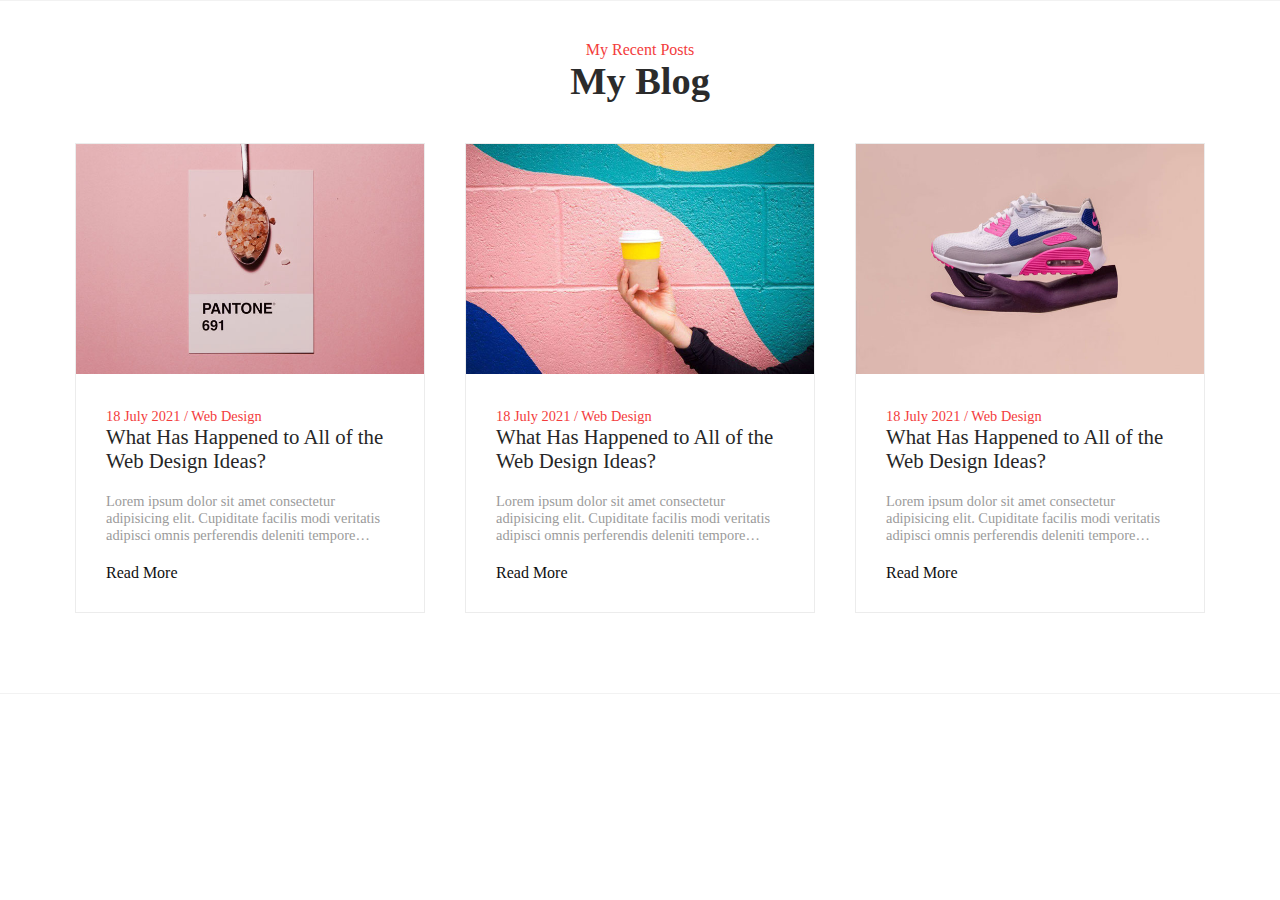
<file: Projetos HTML & CSS/Blog/index.html>
<!DOCTYPE html>
<html lang="en">
  <head>
    <meta charset="UTF-8" />
    <meta name="viewport" content="width=device-width, initial-scale=1.0" />

    <title>Blog Section</title>

    <link rel="stylesheet" href="css/style.css" />

    <link rel="shortcut icon" href="images/fav-icon.svg" type="image/x-icon" />
  </head>
  <!--blog-section============================================================================-->
  <section id="blog">
    <!--blog-heading--------------->
    <div class="blog-heading">
      <span>My Recent Posts</span>
      <h3>My Blog</h3>
    </div>


    <!--container---------------->
    <div class="blog-container">

      <!--box-1------------->
      <div class="blog-box">

        <!--img---->
        <div class="blog-img">
          <img alt="blog" src="images/blog-1.jpeg">
        </div>
        <!--text--->
        <div class="blog-text">
          <span>18 July 2021 / Web Design</span>
          <a href="#" class="blog-title">What Has Happened to All of the Web Design Ideas?</a>
          <p>Lorem ipsum dolor sit amet consectetur adipisicing elit. Cupiditate facilis modi veritatis adipisci omnis perferendis deleniti tempore quasi? Explicabo recusandae soluta vel cum perspiciatis consequuntur dolorum distinctio minima voluptate quae?</p>
          <a href="#">Read More</a>
        </div>

      </div>




      <!--box-2------------->
      <div class="blog-box">

        <!--img---->
        <div class="blog-img">
          <img alt="blog" src="images/blog-2.jpeg">
        </div>
        <!--text--->
        <div class="blog-text">
          <span>18 July 2021 / Web Design</span>
          <a href="#" class="blog-title">What Has Happened to All of the Web Design Ideas?</a>
          <p>Lorem ipsum dolor sit amet consectetur adipisicing elit. Cupiditate facilis modi veritatis adipisci omnis perferendis deleniti tempore quasi? Explicabo recusandae soluta vel cum perspiciatis consequuntur dolorum distinctio minima voluptate quae?</p>
          <a href="#">Read More</a>
        </div>

      </div>




      <!--box-3------------->
      <div class="blog-box">

        <!--img---->
        <div class="blog-img">
          <img alt="blog" src="images/blog-3.jpeg">
        </div>
        <!--text--->
        <div class="blog-text">
          <span>18 July 2021 / Web Design</span>
          <a href="#" class="blog-title">What Has Happened to All of the Web Design Ideas?</a>
          <p>Lorem ipsum dolor sit amet consectetur adipisicing elit. Cupiditate facilis modi veritatis adipisci omnis perferendis deleniti tempore quasi? Explicabo recusandae soluta vel cum perspiciatis consequuntur dolorum distinctio minima voluptate quae?</p>
          <a href="#">Read More</a>
        </div>

      </div>

    </div>

  </section>
  
  </body>
</html>
</file>
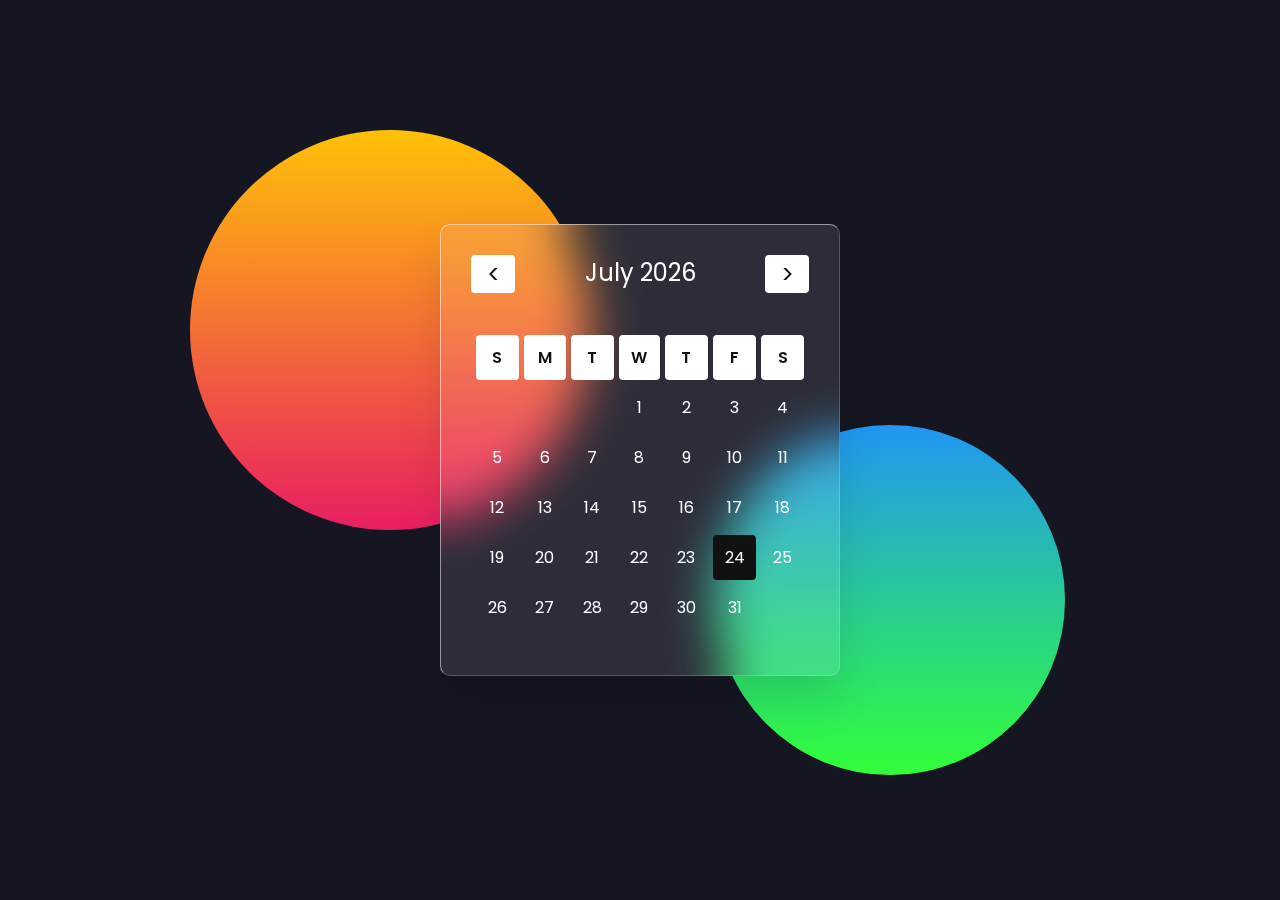
<file: Projetos HTML & CSS/Calendário1/index.html>
<!DOCTYPE html>
<html lang="pt-br">
<head>
  <meta charset="UTF-8">
  <meta name="viewport" content="width=device-width, initial-scale=1.0">
  <title>Calendário</title>
  <link rel="stylesheet" href="style.css">
  <link rel="stylesheet" href="dycalendar.css">
</head>
<body>
  <section>
    <div class="box">
      <div class="container">
        <div id="dycalendar"></div>
      </div>
    </div>
  </section>
  <script src="dycalendar.js"></script>
    <script>
      dycalendar.draw({
          target: '#dycalendar',
          type: 'month',
          dayformat: 'full',
          monthformat: 'full',
          highlighttargetdate: true,
          prevnextbutton: 'show',
      })
    </script>
</body>
</html>
</file>
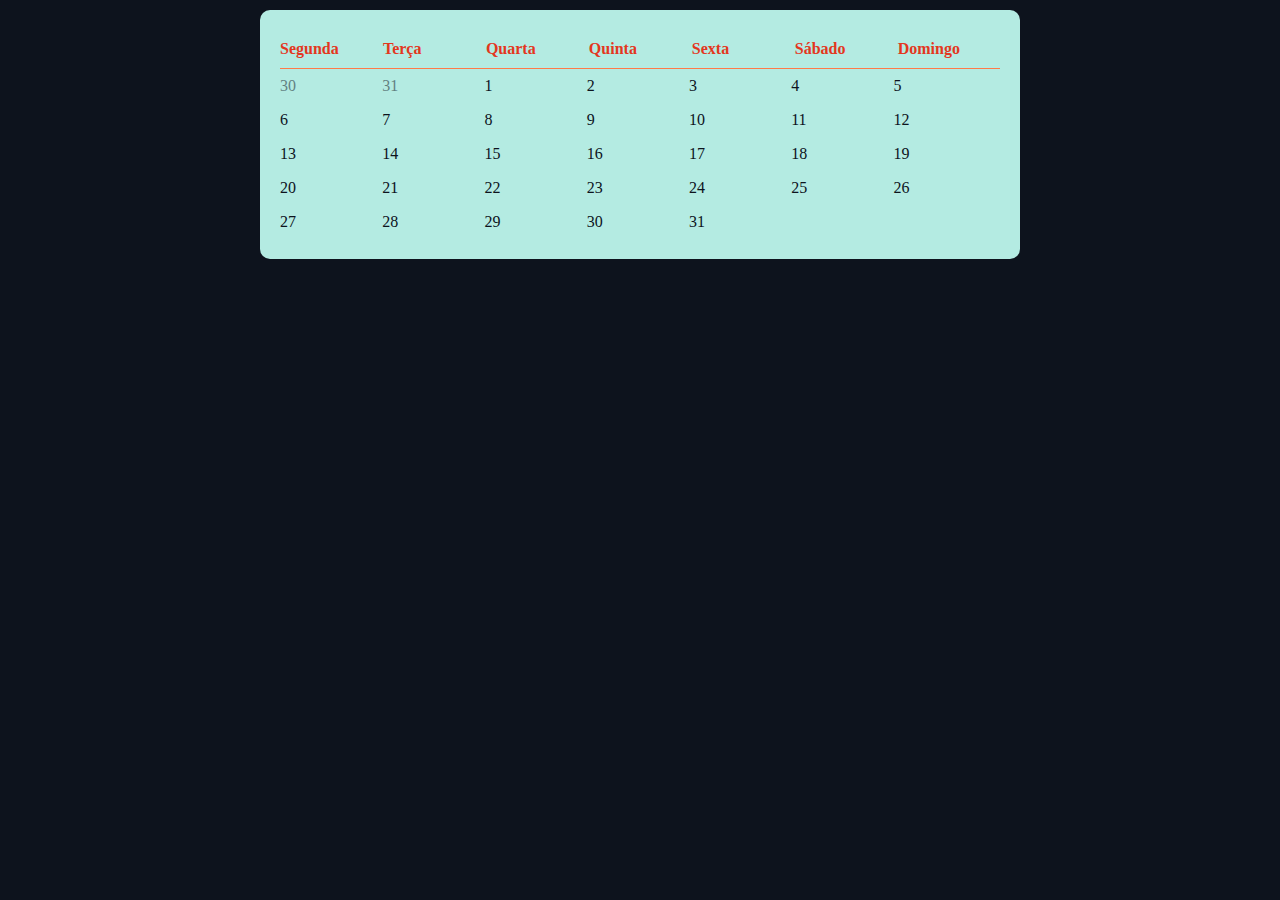
<file: Projetos HTML & CSS/Calendário2/index.html>
<!DOCTYPE html>
<html lang="pt-br">
<head>
  <meta charset="UTF-8">
  <meta name="viewport" content="width=device-width, initial-scale=1.0">
  <title>Calendário</title>
  <style>
    *{
      margin: 0;
      padding: 0;
      box-sizing: border-box;
    }

    body {
      background-color: #0d131d;
      display: flex;
      justify-content: center;
      align-items: center;
    }

    .wrapper {
      max-width: 760px;
      margin: 10px auto;
      background-color: #b4ebe2;
      padding: 20px;
      display: flex;
      border-radius: 10px;
      flex-wrap: wrap;
    }

    .days-week {
      display: flex;
      width: 100%;
      justify-content: space-between;
      padding: 10px 0px;
      border-bottom: 1px solid #FF7A48;
    }

    .number-days {
      display: flex;
      width: 100%;
      flex-wrap: wrap;
    }

    .days-week span {
      color: #E3371E;
      font-weight: bold;
      display: inline-block;
      width: 14.2%;
    }

    .number-days span {
      display: inline-block;
      width: 14.2%;
      margin: 8px 0px;
      color: #0d131d;
    }

    .mes-anterior {
      opacity: 0.5;
    }

    /* .day-selected {
      text-decoration: underline;
    } */
  </style>
</head>
<body>
  <div class="wrapper">
    <div class="days-week">
      <span>Segunda</span>
      <span>Terça</span>
      <span>Quarta</span>
      <span>Quinta</span>
      <span>Sexta</span>
      <span>Sábado</span>
      <span>Domingo</span>
    </div>

    <div class="number-days">
        <span class="mes-anterior">30</span>
        <span class="mes-anterior">31</span>
    </div>
      <script>
        let el = document.querySelector('.number-days');
        for(let i = 1; i <= 31; i++) {
          if (i == 10) {
            el.innerHTML += '<span class="day-selected">'+i+'</span>'
          } else {
            el.innerHTML += '<span>'+i+'</span>'
          }
        }
      </script>
  </div>
</body>
</html>
</file>
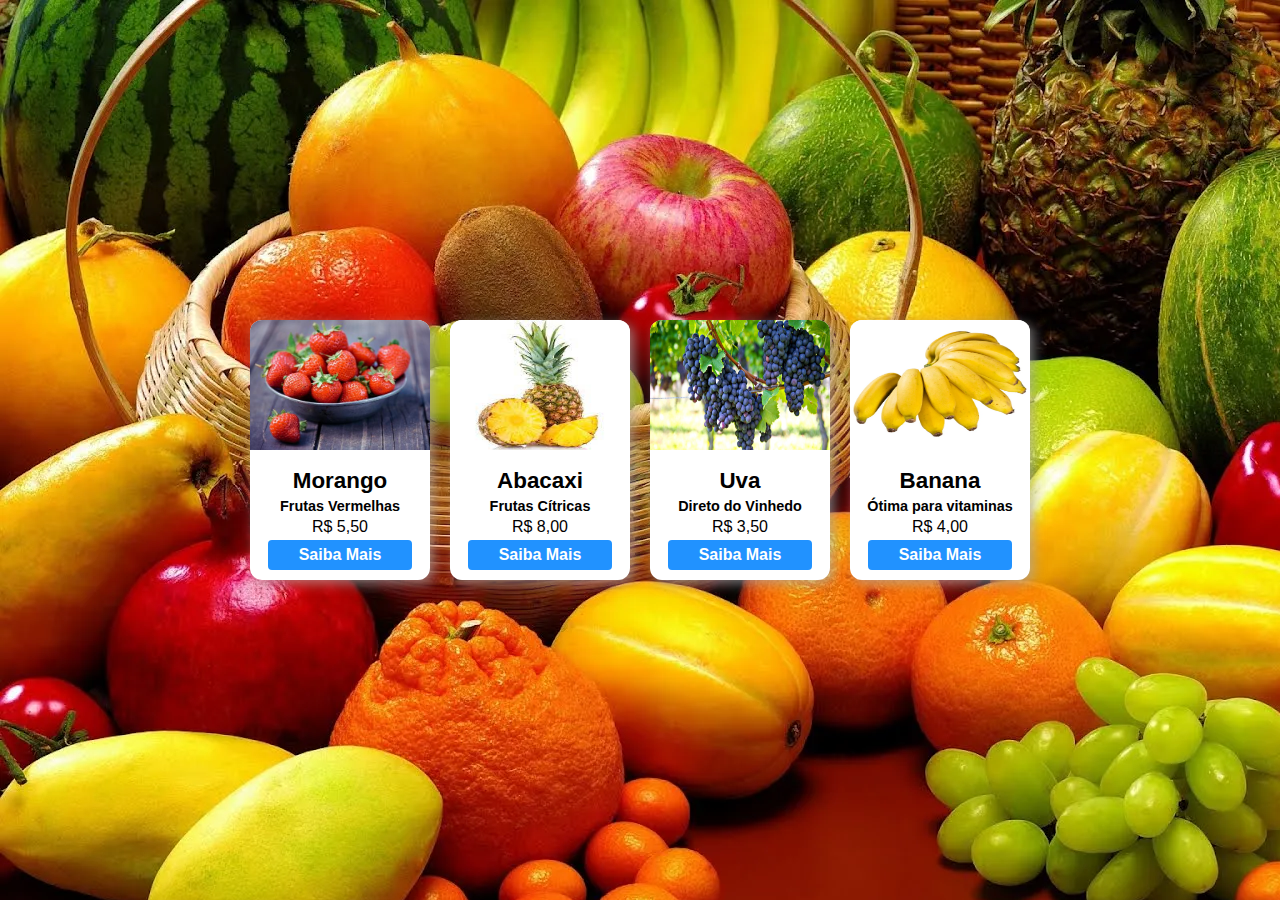
<file: Projetos HTML & CSS/Cards/index.html>
<!DOCTYPE html>
<html lang="pt-br">
<head>
  <meta charset="UTF-8">
  <meta name="viewport" content="width=device-width, initial-scale=1.0">
  <title>Cards</title>
  <link rel="stylesheet" href="style.css">
</head>
<body>
 <div class="card">
  <img src="images/morango.jpg">
  <div>
    <h1>Morango</h1>
    <h2>Frutas Vermelhas</h2>
    <span>R$ 5,50</span>
    <button>Saiba Mais</button>
  </div>
 </div>

 <div class="card">
  <img src="images/abacaxi.jpg">
  <div>
    <h1>Abacaxi</h1>
    <h2>Frutas Cítricas</h2>
    <span>R$ 8,00</span>
    <button>Saiba Mais</button>
  </div>
 </div>

 <div class="card">
  <img src="images/uva.png">
  <div>
    <h1>Uva</h1>
    <h2>Direto do Vinhedo</h2>
    <span>R$ 3,50</span>
    <button>Saiba Mais</button>
  </div>
 </div>

 <div class="card">
  <img src="images/banana.png">
  <div>
    <h1>Banana</h1>
    <h2>Ótima para vitaminas</h2>
    <span>R$ 4,00</span>
    <button>Saiba Mais</button>
  </div>
 </div>


</body>
</html>
</file>
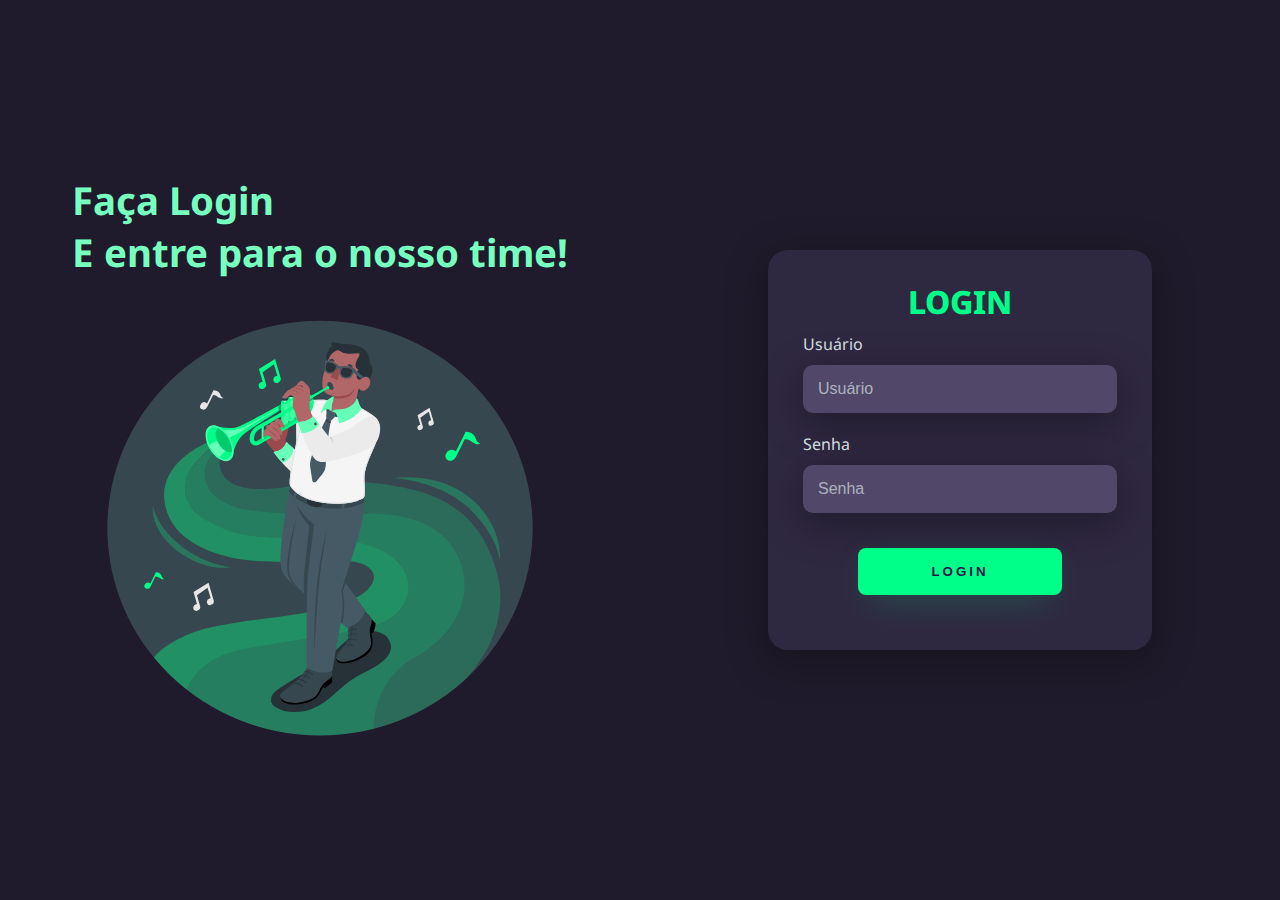
<file: Projetos HTML & CSS/Formulário de Login/index.html>
<!DOCTYPE html>
<html lang="pt-br">
<head>
  <meta charset="UTF-8">
  <meta name="viewport" content="width=device-width, initial-scale=1.0">
  <link rel="stylesheet" href="style.css">
  <title>Login</title>
</head>
<body>
    <div class="main-login">
      <div class="left-login">
        <h1>Faça Login<br>E entre para o nosso time!</h1>
        <img src="jazz-trumpet-animate.svg" class="left-login-image" alt="Jazz animação">
      </div>
      <div class="right-login">
        <div class="card-login">
          <h1>LOGIN</h1>
          <div class="textfield">
            <label for="usuario">Usuário</label>
            <input type="text" name="usuario" placeholder="Usuário">
          </div>
          <div class="textfield">
            <label for="senha">Senha</label>
            <input type="password" name="senha" placeholder="Senha">
          </div>
          <button class="btn-login">Login</button>
        </div>
      </div>
    </div>
</body>
</html>
</file>
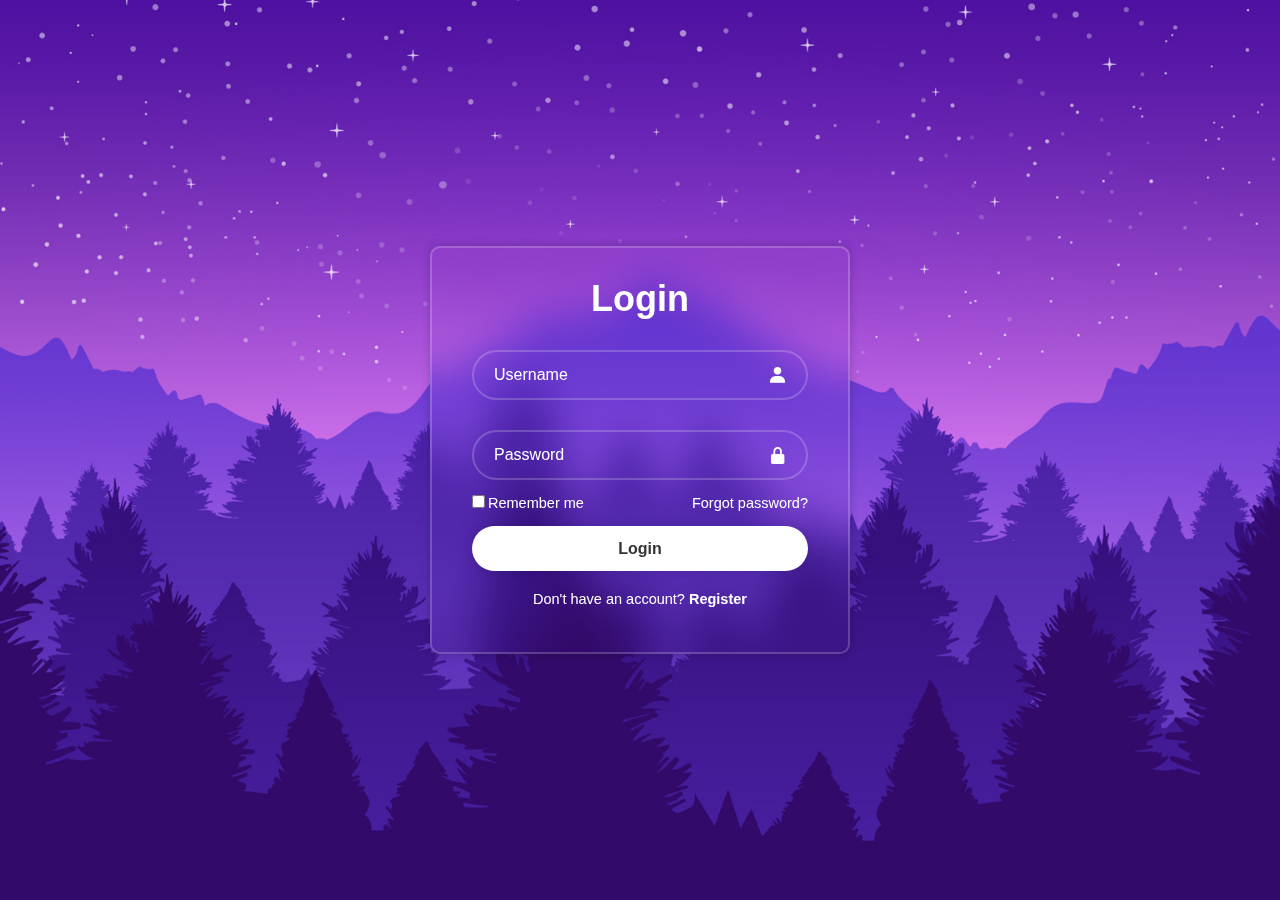
<file: Projetos HTML & CSS/Login/index.html>
<!DOCTYPE html>
<html lang="en">
<head>
  <meta charset="UTF-8">
  <meta name="viewport" content="width=device-width, initial-scale=1.0">
  <title>Login Form in HTML and CSS</title>
  <link rel="stylesheet" href="style.css">
  <link href='https://unpkg.com/boxicons@2.1.4/css/boxicons.min.css' rel='stylesheet'>
</head>
<body>
  <div class="wrapper">
    <form action="">
      <h1>Login</h1>
      <div class="input-box">
        <input type="text" placeholder="Username" required>
        <i class='bx bxs-user'></i>
      </div>

      <div class="input-box">
        <input type="password" placeholder="Password" required>
        <i class='bx bxs-lock-alt'></i>
      </div>

      <div class="remember-forgot">
        <label><input type="checkbox">Remember me</label>
        <a href="#">Forgot password?</a>
      </div>

      <button type="submit" class="btn">Login</button>

      <div class="register-link">
        <p>Don't have an account? <a href="#">Register</a></p>
      </div>
    </form>
  </div>
</body>
</html>
</file>
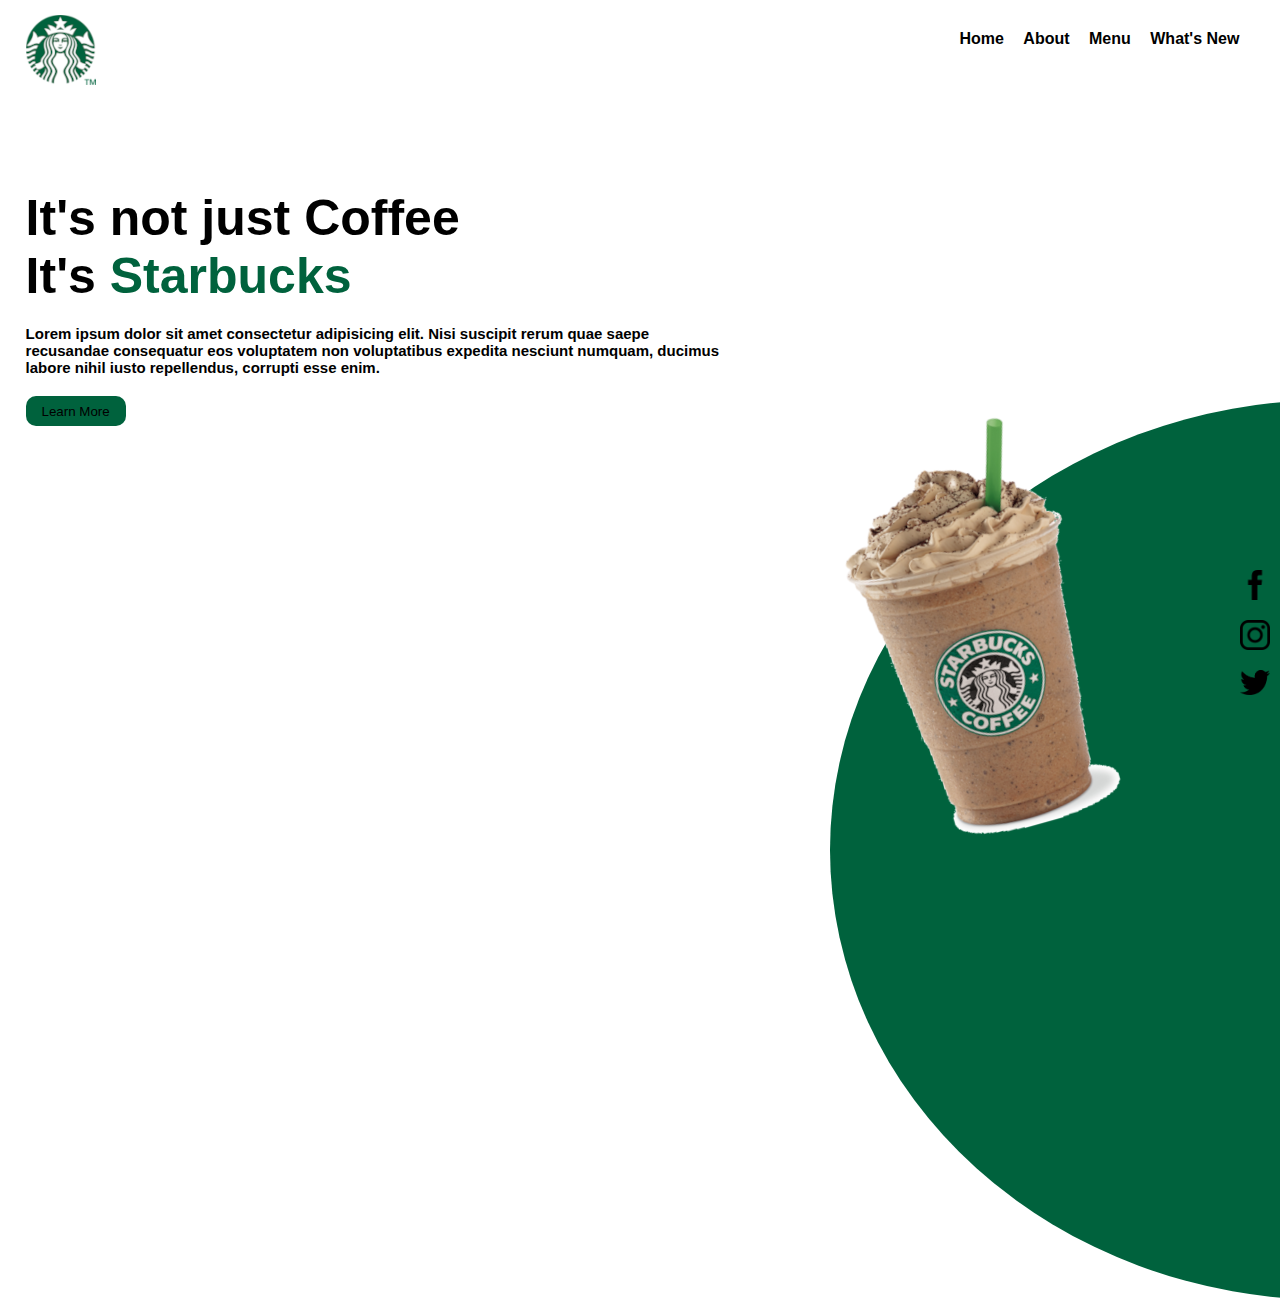
<file: Projetos HTML & CSS/starbucks tutorial/index.html>
<!DOCTYPE html>
<html lang="pt-br">
<head>
  <meta charset="UTF-8">
  <meta name="viewport" content="width=device-width, initial-scale=1.0, maximum-scale=1.0">
  <link rel="stylesheet" href="css/style.css">
  <title>Starbucks Coffee</title>
</head>
<body>
  <header>
    <div class="center">
      <div class="logo"><img src="assets/logo-da-starbucks.png" alt="Foto Starbucks"></div>
      <div class="menu">
        <a href="#">Home</a>
        <a href="#">About</a>
        <a href="#">Menu</a>
        <a href="#">What's New</a>
      </div>
    </div>
  </header>
  <section class="sobre">
    <div class="extras">
      <img src="assets/cafe.png" alt="">
      <div class="social-media">
        <a href="#"><img src="assets/logo-facebook.png"></a>
        <a href="#"><img src="assets/logo-instagram.png"></a>
        <a href="#"><img src="assets/logo-twiter.png" ></a>
      </div>
    </div>
    <div class="center">
      <div class="texto-sobre">
        <h1>It's not just Coffee <br> It's <span style="color: #00623d;">Starbucks</span></h1>
        <p>Lorem ipsum dolor sit amet consectetur adipisicing elit. Nisi suscipit rerum quae saepe recusandae consequatur eos voluptatem non voluptatibus expedita nesciunt numquam, ducimus labore nihil iusto repellendus, corrupti esse enim.</p>
        <button>Learn More</button>
      </div>
    </div>
  </section>
</body>
</html>
</file>
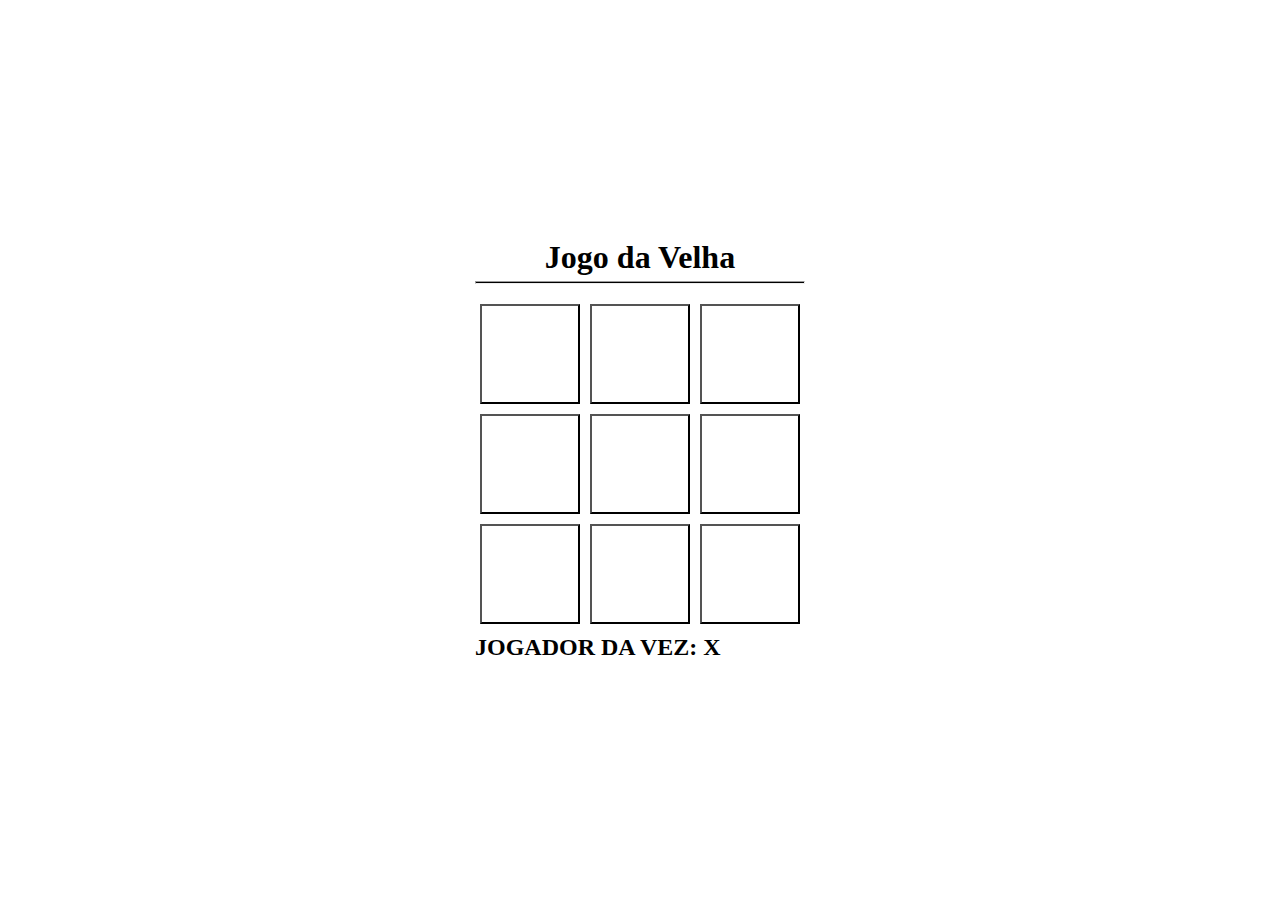
<file: Projetos HTML & CSS/Jogo da Velha/inde.html>
<!DOCTYPE html>
<html lang="en">
  <head>
    <meta charset="UTF-8" />
    <meta name="viewport" content="width=device-width, initial-scale=1.0" />
    <title>Jogo da Velha</title>
    <link rel="stylesheet" href="style.css" />
  </head>
  <body>
    <div class="container" border="2">
      <main>
        <h1>Jogo da Velha</h1>
        <hr />
        <div class="game">
          <button data-i="1"></button>
          <button data-i="2"></button>
          <button data-i="3"></button>
          <button data-i="4"></button>
          <button data-i="5"></button>
          <button data-i="6"></button>
          <button data-i="7"></button>
          <button data-i="8"></button>
          <button data-i="9"></button>
        </div>
        <h2 class="currentPlayer"></h2>
      </main>
    </div>
    <script src="javascript.js"></script>
  </body>
</html>
</file>
<file: Projetos HTML & CSS/Blog/css/style.css>
* {
  margin: 0px;
  padding: 0px;
  font-family: poppins;
  box-sizing: border-box;
}
ul {
  list-style: none;
}
a {
  text-decoration: none;
}

body {
  margin: 0px;
  padding: 0px;
  font-family: poppins;
  background-color: rgba(255, 255, 255, 0.15);
}

/*--blog--------------------------*/
#blog {
  display: flex;
  flex-direction: column;
  justify-content: center;
  align-items: center;
  padding: 40px;
  border-top: 1px solid rgba(0, 0, 0, 0.05);
  border-bottom: 1px solid rgba(0, 0, 0, 0.05);
}
.blog-heading {
  display: flex;
  flex-direction: column;
  justify-content: center;
  align-items: center;
}
.blog-heading span {
  color: #f33c3c;
}
.blog-heading h3 {
  font-size: 2.4rem;
  color: #2b2b2b;
  font-weight: 600;
}
.blog-container {
  display: flex;
  justify-content: center;
  align-items: center;
  margin: 20px 0px;
  flex-wrap: wrap;
}

.blog-box {
  width: 350px;
  background-color: #ffffff;
  border: 1px solid #ececec;
  margin: 20px 20px;
}
.blog-img {
  width: 100%;
  height: auto;
}
.blog-img img {
  width: 100%;
  height: 100%;
  object-fit: cover;
  object-position: center;
}
.blog-text {
  padding: 30px;
  display: flex;
  flex-direction: column;
}
.blog-text span {
  color: #f33c3c;
  font-size: 0.9rem;
}
.blog-text .blog-title {
  font-size: 1.3rem;
  font-weight: 500;
  color: #272727;
}
.blog-text p {
  color: #9b9b9b;
  font-size: 0.9rem;
  display: -webkit-box;
  -webkit-line-clamp: 3;
  -webkit-box-orient: vertical;
  overflow: hidden;
  text-overflow: ellipsis;
  margin: 20px 0px;
}
.blog-text a {
  color: #0f0f0f;
}
.blog-text a:hover {
  color: #c74242;
  transition: all ease 0.3s;
}

@media (max-width: 1250px) {
  .blog-box {
    width: 300px;
  }
}
@media (max-width: 1100px) {
  .blog-box {
    width: 70%;
  }
}

@media (max-width: 550px) {
  .blog-box {
    margin: 20px 10px;
    width: 100%;
  }
  #blog {
    padding: 20px;
  }
}
</file>
<file: Projetos HTML & CSS/Calendário1/style.css>
@import url('https://fonts.googleapis.com/css2?family=Poppins:ital,wght@0,100;0,200;0,300;0,400;0,500;0,600;0,700;0,800;0,900;1,100;1,200;1,300;1,400;1,500;1,600;1,700;1,800;1,900&display=swap');

*{
  margin: 0;
  padding: 0;
  box-sizing: border-box;
  font-family: 'Poppins', sans-serif;
}

section {
  position: relative;
  display: flex;
  justify-content: center;
  align-items: center;
  min-height: 100vh;
  background: #161623;
  overflow: hidden;
}

section::before {
  content: '';
  position: absolute;
  width: 400px;
  height: 400px;
  background: linear-gradient(#ffc107, #e91e63);
  border-radius: 50%;
  transform: translate(-250px, -120px);
}

section::after {
  content: '';
  position: absolute;
  width: 350px;
  height: 350px;
  background: linear-gradient(#2196f3, #31ff38);
  border-radius: 50%;
  transform: translate(250px, 150px);
}

.box {
  position: relative;
  z-index: 1000;
}

.container {
  position: relative;
  width: 400px;
  min-height: 400px;
  background: rgba(255, 255, 255, 0.1);
  box-shadow: 0 25px 45px rgba(0, 0, 0, 0.1);
  border: 1px solid rgba(255, 255, 255, 0.5);
  border-right: 1px solid rgba(255, 255, 255, 0.2);
  border-bottom: 1px solid rgba(255, 255, 255, 0.2);
  backdrop-filter: blur(25px);
  border-radius: 10px;
  display: flex;
  justify-content: center;
  align-items: center;
}

#dycalendar {
  width: 100%;
  padding: 20px;
}

#dycalendar table {
  width: 100%;
  margin-top: 40px;
}

#dycalendar table {
  width: 100%;
  margin-top: 40px;
  border-spacing: 5px;
}

#dycalendar table tr:nth-child(1) td {
  background: #fff;
  color: #111;
  border-radius: 4px;
  font-weight: 600;
}

#dycalendar table td {
  color: #fff;
  padding: 10px;
  cursor: pointer;
  border-radius: 4px;
}

#dycalendar table td:hover {
  background: #fff;
  color: #111;
}

.dycalendar-month-container .dycalendar-today-date, .dycalendar-month-container .dycalendar-target-date {
  background: #fff;
  color: #111;
}

.dycalendar-month-container .dycalendar-header .dycalendar-prev-next-btn.prev-btn {
  background: #fff;
  color: #111;
  width: 44px;
  height: 38px;
  left: 4px;
  border-radius: 4px;
  display: flex;
  justify-content: center;
  align-items: center;
  font-size: 24px;
}

.dycalendar-month-container .dycalendar-header .dycalendar-prev-next-btn.next-btn {
  background: #fff;
  color: #111;
  width: 44px;
  height: 38px;
  right: 4px;
  border-radius: 4px;
  display: flex;
  justify-content: center;
  align-items: center;
  font-size: 24px;
}

.dycalendar-month-container .dycalendar-span-month-year {
  color: #fff;
  font-size: 1.5rem;
  fontr-weight:
}
</file>
<file: Projetos HTML & CSS/Calendário1/dycalendar.css>
/*!
 * dyCalendar is a JavaScript library for creating Calendar.
 *
 * Author: Yusuf Shakeel
 * https://github.com/yusufshakeel
 *
 * GitHub Link: https://github.com/yusufshakeel/dyCalendarJS
 *
 * MIT license
 * Copyright (c) 2016 Yusuf Shakeel
 *
 * Date: 2014-08-17 sunday
 */

.dycalendar-container {
    display: inline-block;
    border : 1px solid #eee;
}

.dycalendar-container.round-edge {
    border-radius: 5%;
    -o-border-radius: 5%;
    -moz-border-radius: 5%;
    -webkit-border-radius: 5%;
}



/*================================== DAY CALENDAR ========================*/
/*
 * day calendar style
 *-------------------------------------------------*/
.dycalendar-day-container {
    padding : 10px;
    text-align : center;
    font-family : Arial;
}

.dycalendar-day-container div{
    padding : 0;
    margin-bottom : 10px;
}

.dycalendar-day-container .dycalendar-span-day {
    font-size : 110%;
}

.dycalendar-day-container .dycalendar-span-date {
    font-size : 250%;
}

.dycalendar-day-container .dycalendar-span-month-year {
    font-size : 90%
}

/*================================== DAY CALENDAR ENDS HERE ===============*/



/*================================== MONTH CALENDAR DEFAULT ========================*/

/*
 * month calendar style
 *-------------------------------------------------*/
.dycalendar-month-container {
    padding : 10px;
    text-align : center;
    font-family : Arial;
}

.dycalendar-month-container div{
    padding : 0;
    margin-bottom : 10px;
}

.dycalendar-month-container .dycalendar-header {
    position : relative;
}

.dycalendar-month-container .dycalendar-header .dycalendar-prev-next-btn {
    position : absolute;
    top : 0;
    cursor : pointer;
}

.dycalendar-month-container .dycalendar-header .dycalendar-prev-next-btn.prev-btn {
    left : 0;
}

.dycalendar-month-container .dycalendar-header .dycalendar-prev-next-btn.next-btn {
    right : 0;
}

.dycalendar-month-container .dycalendar-span-month-year {
    margin : 5px;
    cursor : pointer;
}

.dycalendar-month-container .dycalendar-body table tr td {
    padding : 5px;
}

.dycalendar-month-container .dycalendar-today-date,
.dycalendar-month-container .dycalendar-target-date {
    background-color: #111;
    color : #fff;
    border-radius: 2px;
}

/*================================== MONTH CALENDAR ENS HERE ===============*/



/*================================== DYCALENDAR SKIN =======================*/

/*
 * calendar skin  (default skin)
 *-------------------------------------------------*/
.dycalendar-container.gradient {
    background: #fff;
    background: linear-gradient(#fff, #d3d3d3);
    background: -o-linear-gradient(#fff, #d3d3d3);
    background: -moz-linear-gradient(#fff, #d3d3d3);
    background: -webkit-linear-gradient(#fff, #d3d3d3);
}

/*
 * calendar skin  (skin-black)
 *-------------------------------------------------*/
.dycalendar-container.skin-black {
    color : #fff;
    background-color: #111;
    border : 0;
}

.dycalendar-container.skin-black.gradient {
    background: #111;
    background: linear-gradient(#555, #111);
    background: -o-linear-gradient(#555, #111);
    background: -moz-linear-gradient(#555, #111);
    background: -webkit-linear-gradient(#555, #111);
}

.dycalendar-container.skin-black .dycalendar-today-date,
.dycalendar-container.skin-black .dycalendar-target-date {
    background-color: #fff;
    color : #111;
    border-radius: 2px;
}

/*
 * calendar skin  (skin-blue)
 *-------------------------------------------------*/
.dycalendar-container.skin-blue {
    color : #fff;
    background-color: #3c99d3;
    border : 0;
}

.dycalendar-container.skin-blue.gradient {
    background: #3c99d3;
    background: linear-gradient(#5ebbf5, #3c99d3);
    background: -o-linear-gradient(#5ebbf5, #3c99d3);
    background: -moz-linear-gradient(#5ebbf5, #3c99d3);
    background: -webkit-linear-gradient(#5ebbf5, #3c99d3);
}

.dycalendar-container.skin-blue .dycalendar-today-date,
.dycalendar-container.skin-blue .dycalendar-target-date {
    background-color: #fff;
    color : #3c99d3;
    border-radius: 2px;
}

/*
 * calendar skin  (skin-green)
 *-------------------------------------------------*/
.dycalendar-container.skin-green {
    color : #fff;
    background-color: #2bb063;
    border : 0;
}

.dycalendar-container.skin-green.gradient {
    background: #2bb063;
    background: linear-gradient(#3dd175, #2bb063);
    background: -o-linear-gradient(#3dd175, #2bb063);
    background: -moz-linear-gradient(#3dd175, #2bb063);
    background: -webkit-linear-gradient(#3dd175, #2bb063);
}

.dycalendar-container.skin-green .dycalendar-today-date,
.dycalendar-container.skin-green .dycalendar-target-date {
    background-color: #fff;
    color : #2bb063;
    border-radius: 2px;
}

/*
 * calendar skin  (skin-purple)
 *-------------------------------------------------*/
.dycalendar-container.skin-purple {
    color : #fff;
    background-color: #975ea4;
    border : 0;
}

.dycalendar-container.skin-purple.gradient {
    background: #975ea4;
    background: linear-gradient(#ca82d7, #975ea4);
    background: -o-linear-gradient(#ca82d7, #975ea4);
    background: -moz-linear-gradient(#ca82d7, #975ea4);
    background: -webkit-linear-gradient(#ca82d7, #975ea4);
}

.dycalendar-container.skin-purple .dycalendar-today-date,
.dycalendar-container.skin-purple .dycalendar-target-date {
    background-color: #fff;
    color : #975ea4;
    border-radius: 2px;
}

/*
 * calendar skin  (skin-red)
 *-------------------------------------------------*/
.dycalendar-container.skin-red {
    color : #fff;
    background-color: #e94d40;
    border : 0;
}

.dycalendar-container.skin-red.gradient {
    background: #e94d40;
    background: linear-gradient(#fb6f62, #e94d40);
    background: -o-linear-gradient(#fb6f62, #e94d40);
    background: -moz-linear-gradient(#fb6f62, #e94d40);
    background: -webkit-linear-gradient(#fb6f62, #e94d40);
}

.dycalendar-container.skin-red .dycalendar-today-date,
.dycalendar-container.skin-red .dycalendar-target-date {
    background-color: #fff;
    color : #e94d40;
    border-radius: 2px;
}

/*
 * calendar skin  (skin-spacegray)
 *-------------------------------------------------*/
.dycalendar-container.skin-spacegray {
    color : #fff;
    background-color: #343d46;
    border : 0;
}

.dycalendar-container.skin-spacegray.gradient {
    background: #343d46;
    background: linear-gradient(#454e57, #343d46);
    background: -o-linear-gradient(#454e57, #343d46);
    background: -moz-linear-gradient(#454e57, #343d46);
    background: -webkit-linear-gradient(#454e57, #343d46);
}

.dycalendar-container.skin-spacegray .dycalendar-today-date,
.dycalendar-container.skin-spacegray .dycalendar-target-date {
    background-color: #fff;
    color : #343d46;
    border-radius: 2px;
}

/*================================== DYCALENDAR SKIN ENDS HERE =============*/


/*================================== DYCALENDAR SHADOW =====================*/
/*
 * calendar shadow  (shadow-default)
 *-------------------------------------------------*/
 .dycalendar-container.shadow-default {
     -o-box-shadow: 0 4px 4px 0 rgba(50, 50, 50, 0.4);
     -moz-box-shadow: 0 4px 4px 0 rgba(50, 50, 50, 0.4);
     -webkit-box-shadow: 0 4px 4px 0 rgba(50, 50, 50, 0.4);
     box-shadow: 0 4px 4px 0 rgba(50, 50, 50, 0.4);
 }

 /*
  * calendar shadow  (shadow-black)
  *-------------------------------------------------*/
.dycalendar-container.shadow-black {
    -o-box-shadow: 0 4px 4px 0 rgba(0, 0, 0, 0.4);
    -moz-box-shadow: 0 4px 4px 0 rgba(0, 0, 0, 0.4);
    -webkit-box-shadow: 0 4px 4px 0 rgba(0, 0, 0, 0.4);
    box-shadow: 0 4px 4px 0 rgba(0, 0, 0, 0.4);
}

/*
 * calendar shadow  (shadow-blue)
 *-------------------------------------------------*/
.dycalendar-container.shadow-blue {
   -o-box-shadow: 0 4px 4px 0 rgba(60, 153, 211, 0.4);
   -moz-box-shadow: 0 4px 4px 0 rgba(60, 153, 211, 0.4);
   -webkit-box-shadow: 0 4px 4px 0 rgba(60, 153, 211, 0.4);
   box-shadow: 0 4px 4px 0 rgba(60, 153, 211, 0.4);
}

/*
 * calendar shadow  (shadow-green)
 *-------------------------------------------------*/
.dycalendar-container.shadow-green {
   -o-box-shadow: 0 4px 4px 0 rgba(43, 176, 99, 0.4);
   -moz-box-shadow: 0 4px 4px 0 rgba(43, 176, 99, 0.4);
   -webkit-box-shadow: 0 4px 4px 0 rgba(43, 176, 99, 0.4);
   box-shadow: 0 4px 4px 0 rgba(43, 176, 99, 0.4);
}

/*
 * calendar shadow  (shadow-purple)
 *-------------------------------------------------*/
.dycalendar-container.shadow-purple {
   -o-box-shadow: 0 4px 4px 0 rgba(151, 94, 164, 0.4);
   -moz-box-shadow: 0 4px 4px 0 rgba(151, 94, 164, 0.4);
   -webkit-box-shadow: 0 4px 4px 0 rgba(151, 94, 164, 0.4);
   box-shadow: 0 4px 4px 0 rgba(151, 94, 164, 0.4);
}

/*
 * calendar shadow  (shadow-red)
 *-------------------------------------------------*/
.dycalendar-container.shadow-red {
   -o-box-shadow: 0 4px 4px 0 rgba(233, 77, 64, 0.4);
   -moz-box-shadow: 0 4px 4px 0 rgba(233, 77, 64, 0.4);
   -webkit-box-shadow: 0 4px 4px 0 rgba(233, 77, 64, 0.4);
   box-shadow: 0 4px 4px 0 rgba(233, 77, 64, 0.4);
}

/*
 * calendar shadow  (shadow-spacegray)
 *-------------------------------------------------*/
.dycalendar-container.shadow-spacegray {
   -o-box-shadow: 0 4px 4px 0 rgba(52, 61, 70, 1);
   -moz-box-shadow: 0 4px 4px 0 rgba(52, 61, 70, 1);
   -webkit-box-shadow: 0 4px 4px 0 rgba(52, 61, 70, 1);
   box-shadow: 0 4px 4px 0 rgba(52, 61, 70, 1);
}

/*================================== DYCALENDAR SHADOW ENDS HERE ===========*/
</file>
<file: Projetos HTML & CSS/Cards/style.css>
*{
  margin: 0;
  padding: 0 ;
}

body {
  display: flex;
  justify-content: center;
  align-items: center;
  height: 100vh;
  font-family: Arial, Helvetica, sans-serif;
  gap: 16;
  background-image: url(images/frutas.png);
}

.card {
  background-color: #fff;
  width: 180px;
  height: 260px;
  margin: 10px;
  border-radius: 12px;
  box-shadow: 4px 4px 12px #aaaa;
}

.card img {
  width: 100%;
  height: 130px;
  border-top-left-radius: 12px;
  border-top-right-radius: 12px;
}

.card div {
  display: flex;
  flex-direction: column;
  justify-content: center;
  align-items: center;
  gap: 4px;
  height: 50%;
}

.card h1 {
  font-size: 1.4rem;
}

.card h2 {
  font-size: 0.9rem;
}

.card button {
  background-color: #2192ff;
  height: 30px;
  border: none;
  padding: 4px;
  width: 80%;
  color: #fff;
  font-size: 1rem;
  font-weight: bold;
  border-radius: 4px;
}

.card button:hover {
  background-color: #137de8;
  cursor: pointer;
}
</file>
<file: Projetos HTML & CSS/Formulário de Login/style.css>
@import url('https://fonts.googleapis.com/css2?family=Noto+Sans:ital,wght@0,100..900;1,100..900&display=swap');

body {
  margin: 0;
  font-family: 'Noto Sans', 'sans serif';
  overflow-x: hidden;
  overflow-y: hidden;
}

body * {
  box-sizing: border-box;
}

.main-login {
  width: 100vw;
  height: 100vh;
  background: #201b2c;
  display: flex;
  justify-content: center;
  align-items: center;
}

.left-login {
  width: 50vw;
  height: 100vh;
  display: flex;
  justify-content: center;
  align-items: center;
  flex-direction: column;
}

.left-login > h1 {
  font-size: 3vw;
  color: #77ffc0;
}

.left-login-image {
  width: 35vw;
}

.right-login {
  width: 50vw;
  height: 100vh;
  display: flex;
  justify-content: center;
  align-items: center;
}

.card-login {
  width: 60%;
  display: flex;
  justify-content: center;
  align-items: center;
  flex-direction: column;
  padding: 30px 35px;
  background: #2f2841;
  border-radius: 20px;
  box-shadow: 0px 10px 40px #00000056;
}

.card-login > h1 {
  color: #00ff88;
  font-weight: 800;
  margin: 0;
}

.textfield {
  width: 100%;
  display: flex;
  flex-direction: column;
  align-items: flex-start;
  justify-content: center;
  margin: 10px 0px;
}

.textfield > input {
  width: 100%;
  border: none;
  border-radius: 10px;
  padding: 15px;
  background: #514869;
  color: #f0ffffde;
  font-size: 12pt;
  box-shadow: 0px 10px 40px #00000056;
  outline: none;
  box-sizing: border-box;
}

.textfield > label {
  color: #f0ffffde;
  margin-bottom: 10px;
}

.textfield > input::placeholder {
  color: #f0ffff94;
}

.btn-login {
  width: 65%;
  padding: 16px 0px;
  margin: 25px;
  border: none;
  border-radius: 8px;
  outline: none;
  text-transform: uppercase;
  font-weight: 800;
  letter-spacing: 3px;
  color: #2b134b;
  background: #00ff88;
  cursor: pointer;
  box-shadow: 0px 10px 40px -12px #00ff8852;
}

@media only screen and  (max-width: 950px) {
  .card-login {
    width: 85%;
  }
}

@media only screen and (max-width: 600px) {
  .main-login {
    flex-direction: column;
  }

  .left-login > h1 {
    display: none;
  }

  .left-login {
    width: 100%;
  }

  .right-login {
    width: 100%;
    height: auto;
  }

  .left-login-image {
    width: 50vh;
  }

  .card-login {
    width: 90%;
  }
}
</file>
<file: Projetos HTML & CSS/Login/style.css>
@import url();

* {
  margin: 0;
  padding: 0;
  box-sizing: border-box;
  font-family: Arial, Helvetica, sans-serif;
}

body {
  display: flex;
  justify-content: center;
  align-items: center;
  min-height: 100vh;
  background: url(img.jpg) no-repeat;
  background-size: cover;
  background-position: center;
}

.wrapper {
  width: 420px;
  background: transparent;
  border: 2px solid rgba(255, 255, 255, .2);
  backdrop-filter: blur(20px);
  box-shadow: 0 0 10px rgba(0, 0, 0, .2);
  color: #fff;
  border-radius: 10px;
  padding: 30px 40px;
}

.wrapper h1 {
  font-size: 36px;
  text-align: center;
}

.wrapper .input-box {
  position: relative;
  width: 100%;
  height: 50px;
  margin: 30px 0;
}

.input-box input {
  width: 100%;
  height: 100%;
  background: transparent;
  border: 2px solid rgba(255, 255, 255, .2);
  border-radius: 40px;
  font-size: 16px;
  color: #fff;
  padding: 20px 45px 20px 20px;
}

.input-box input::placeholder {
  color: #fff;
}

.input-box i {
  position: absolute;
  right: 20px;
  top: 50%;
  transform: translateY(-50%);
  font-size: 20px;
}

.wrapper .remember-forgot {
  display: flex;
  justify-content: space-between;
  font-size: 14.5px;
  margin: -15px 0 15px;
}

.remember-forgot label input {
  accent-color: #fff;
  margin-right: 3px;
}

.remember-forgot a {
  color: #fff;
  text-decoration: none;
}

.remember-forgot a:hover {
  text-decoration: underline;
}

.wrapper .btn {
  width: 100%;
  height: 45px;
  background: #fff;
  border: none;
  outline: none;
  border-radius: 40px;
  box-shadow: 0 0 10px rgba(0, 0, 0, .1);
  cursor: pointer;
  font-size: 16px;
  color: #333;
  font-weight: 600;
}

.wrapper .register-link {
  font-size: 14.5px;
  text-align: center;
  margin: 20px 0 15px;
}

.register-link p a {
  color: #fff;
  text-decoration: none;
  font-weight: 600;
}

.register-link p a:hover {
  text-decoration: underline;
}
</file>
<file: Projetos HTML & CSS/starbucks tutorial/css/style.css>
* {
  margin: 0;
  padding: 0;
  box-sizing: border-box;
  font-family: Verdana, Geneva, Tahoma, sans-serif;
}

.center {
  display: flex;
  flex-wrap: wrap;
  max-width: 1280px;
  margin: 0 auto;
  padding: 0 2%;
}

html, body {
  height: 100%;
  overflow-y: hidden;
  overflow-x: hidden;
}

.header {
  height: 200px;
  padding: 20px 0;
}

.logo {
  padding-top: 15px;
  width: 50%;
}

.menu {
  padding-top: 30px;
  width: 50%;
  text-align: right;
}

.menu a {
  color: black;
  text-decoration: none;
  font-weight: bold;
  margin-right: 15px;
}

.section.sobre {
  height: calc(100% - 200px);
  position: relative;
}

.extras {
  position: absolute;
  bottom: -400px;
  right: -550px;
  width: 1000px;
  height: 900px;
  border-radius: 50%;
  background-color: #00623d;
}

.social-media {
  position: absolute;
  right: 560px;
  top: 150px;
}

.social-media img {
  display: block;
  width: 30px;
  margin: 20px 0;
}

.texto-sobre {
  margin-top: 100px;
}

.texto-sobre h1 {
  font-size: 50px;
}

.texto-sobre p {
  margin: 20px 0;
  color: black;
  font-size: 15px;
  font-weight: bold;
  max-width: 700px;
}

.texto-sobre button {
  border: 0;
  background-color: #00623d;
  border-radius: 10px;
  width: 100px;
  height: 30px;
  cursor: pointer;
}
</file>
<file: Projetos HTML & CSS/Jogo da Velha/style.css>
* {
 margin: 0;
 padding: 0;
 box-sizing: border-box;
 font-family: cursive;
}

body {
  height: 100vh;
  display: flex;
  align-items: center;
  justify-content: center;
  background-image: #f7f7f7;
}

main {
  display: flex;
  flex-direction: column;
  gap: 5px;
}

h1 {
  text-align: center;
}

hr {
  font-weight: bold;
  height: 3px;
  background: black;
  margin-bottom: 10px;
}

.game {
  display: grid;
  grid-template-columns: 1fr 1fr 1fr;
}

.game button {
  width: 100px;
  height: 100px;
  margin: 5px;
  cursor: pointer;
  font-size: 50px;
  background: white;
}
</file>
